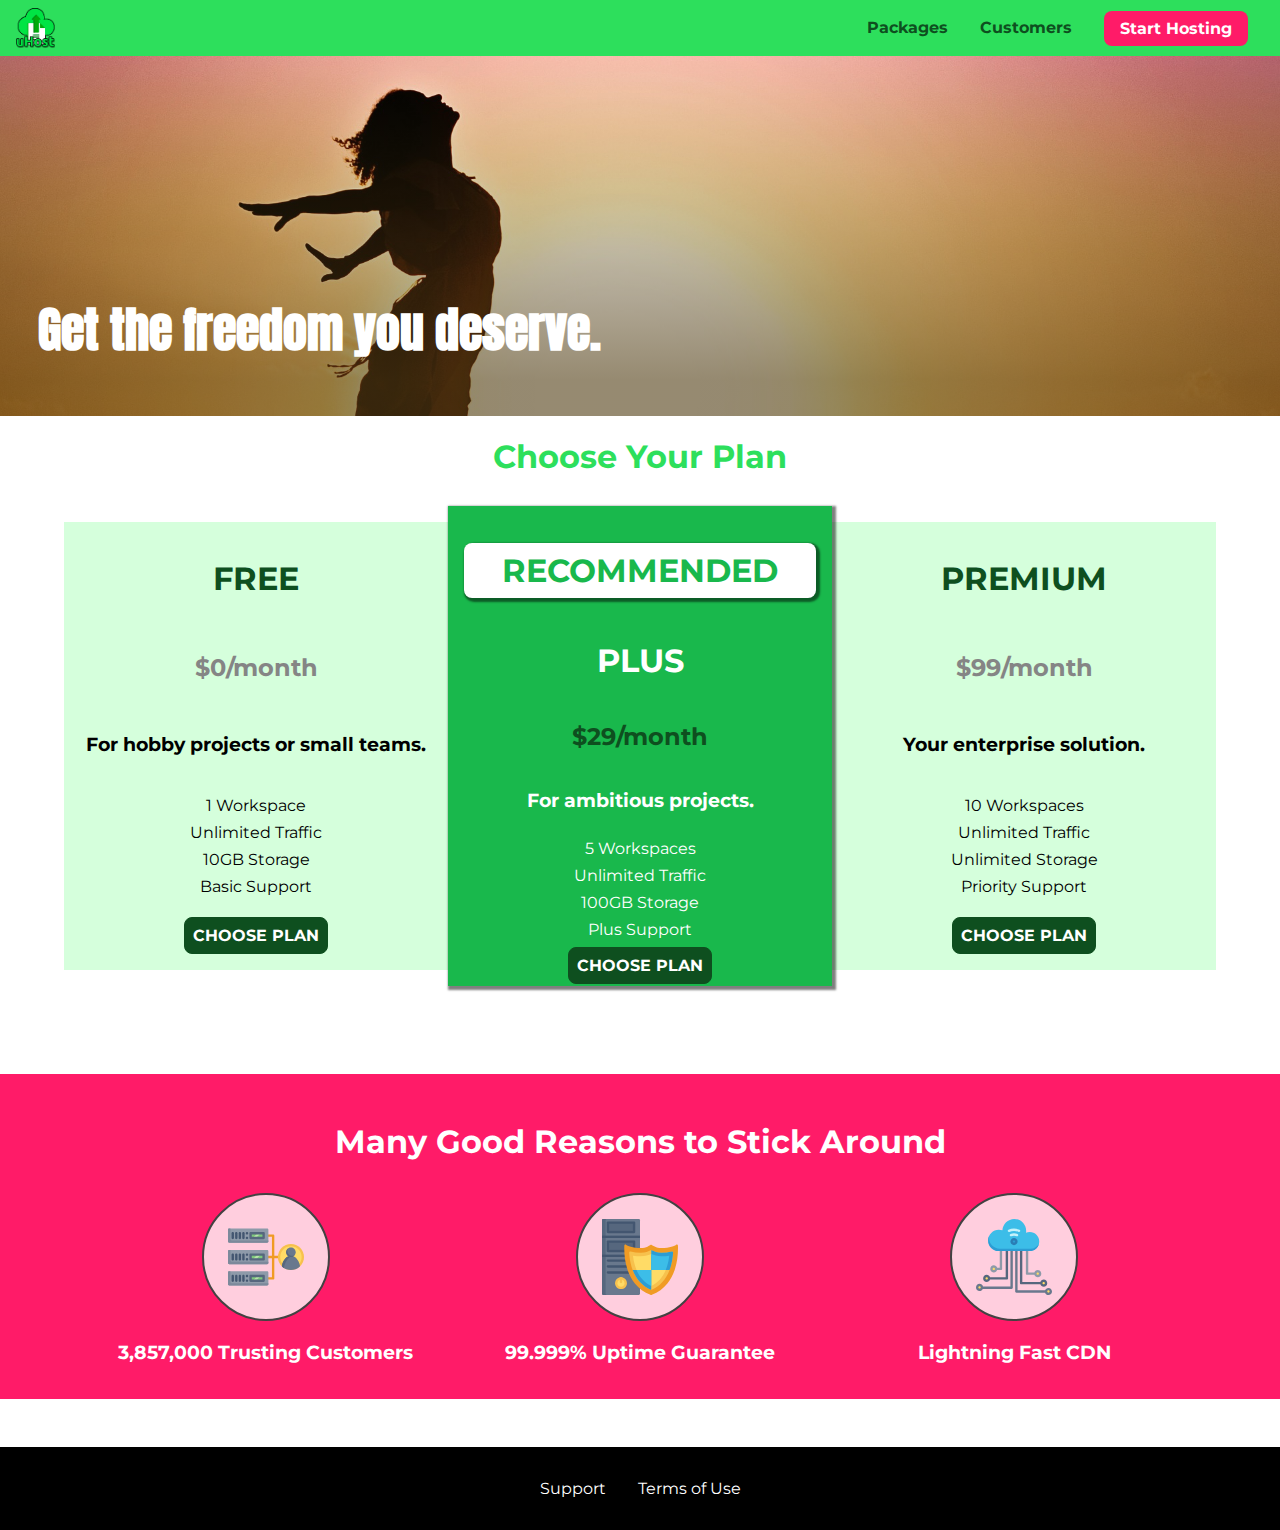
<file: index.html>
<!DOCTYPE html>
<html lang="en">

<head>
    <meta charset="UTF-8">
    <meta http-equiv="X-UA-Compatible" content="ie=edge">
    <meta name="viewport" content="width=device-width, initial-scale=1.0">
    <title>uHost</title>
    <link rel="shortcut icon" href="favicon.png">
    <link rel="stylesheet" href="shared.css">
    <link rel="stylesheet" href="main.css">
</head>

<body>
    <div class="backdrop"></div>
    <div class="modal">
        <h1 class="modal__title">Do you want to continue?</h1>
        <div class="modal__actions">
            <a href="start-hosting/index.html" class="modal__action">Yes!</a>
            <button class="modal__action modal__action--negative" type="button">No!</button>
        </div>
    </div>
    <header class="main-header">
        <div>
            <button class="toggle-button">
                <span class="toggle-button__bar"></span>
                <span class="toggle-button__bar"></span>
                <span class="toggle-button__bar"></span>
            </button>
            <a href="index.html" class="main-header__brand">
                <img src="images/uhost-icon.png" alt="uHost - Your favorite hosting company">
            </a>
        </div>
        <nav class="main-nav">
            <ul class="main-nav__items">
                <li class="main-nav__item">
                    <a href="packages/index.html">Packages</a>
                </li>
                <li class="main-nav__item">
                    <a href="customers/index.html">Customers</a>
                </li>
                <li class="main-nav__item main-nav__item--cta">
                    <a href="start-hosting/index.html">Start Hosting</a>
                </li>
            </ul>
        </nav>
    </header>
    <nav class="mobile-nav">
        <ul class="mobile-nav__items">
            <li class="mobile-nav__item">
                <a href="packages/index.html">Packages</a>
            </li>
            <li class="mobile-nav__item">
                <a href="customers/index.html">Customers</a>
            </li>
            <li class="mobile-nav__item mobile-nav__item--cta">
                <a href="start-hosting/index.html">Start Hosting</a>
            </li>
        </ul>
    </nav>
    <main>
        <section id="product-overview">
            <h1>Get the freedom you deserve.</h1>
        </section>
        <section id="plans">
            <h1 class="section-title">Choose Your Plan</h1>
            <div class="plan__list">
                <article class="plan">
                    <h1 class="plan__title">FREE</h1>
                    <h2 class="plan__price">$0/month</h2>
                    <h3>For hobby projects or small teams.</h3>
                    <ul class="plan__features">
                        <li class="plan__feature">1 Workspace</li>
                        <li class="plan__feature">Unlimited Traffic</li>
                        <li class="plan__feature">10GB Storage</li>
                        <li class="plan__feature">Basic Support</li>
                    </ul>
                    <div>
                        <button class="button">CHOOSE PLAN</button>
                    </div>
                </article>
                <article class="plan plan--highlited">
                    <h1 class="plan__annotation">RECOMMENDED</h1>
                    <h1 class="plan__title">PLUS</h1>
                    <h2 class="plan__price">$29/month</h2>
                    <h3>For ambitious projects.</h3>
                    <ul class="plan__features">
                        <li class="plan__feature">5 Workspaces</li>
                        <li class="plan__feature">Unlimited Traffic</li>
                        <li class="plan__feature">100GB Storage</li>
                        <li class="plan__feature">Plus Support</li>
                    </ul>
                    <div>
                        <button class="button">CHOOSE PLAN</button>
                    </div>
                </article>
                <article class="plan">
                    <h1 class="plan__title">PREMIUM</h1>
                    <h2 class="plan__price">$99/month</h2>
                    <h3>Your enterprise solution.</h3>
                    <ul class="plan__features">
                        <li class="plan__feature">10 Workspaces</li>
                        <li class="plan__feature">Unlimited Traffic</li>
                        <li class="plan__feature">Unlimited Storage</li>
                        <li class="plan__feature">Priority Support</li>
                    </ul>
                    <div>
                        <button class="button">CHOOSE PLAN</button>
                    </div>
                </article>
            </div>
        </section>
        <section id="key-features">
            <h1 class="section-title">Many Good Reasons to Stick Around</h1>
            <ul class="key-feature__list">
                <li class="key-feature">
                    <div class="key-feature__image">
                        <svg viewBox="0 0 512 512">
                            <path style="fill:#F09B24;" d="M344,248h-32V112c0-4.418-3.582-8-8-8h-40c-4.418,0-8,3.582-8,8s3.582,8,8,8h32v128h-32  c-4.418,0-8,3.582-8,8s3.582,8,8,8h32v128h-32c-4.418,0-8,3.582-8,8s3.582,8,8,8h40c4.418,0,8-3.582,8-8V264h32c4.418,0,8-3.582,8-8  S348.418,248,344,248z"
                            />
                            <path style="fill:#8E9AA9;" d="M264,64H8c-4.418,0-8,3.582-8,8v80c0,4.418,3.582,8,8,8h256c4.418,0,8-3.582,8-8V72  C272,67.582,268.418,64,264,64z"
                            />
                            <path style="fill:#7C899B;" d="M24,144c-4.418,0-8-3.582-8-8V64H8c-4.418,0-8,3.582-8,8v80c0,4.418,3.582,8,8,8h256  c4.418,0,8-3.582,8-8v-8H24z"
                            />
                            <rect x="152" y="96" style="fill:#B8E3A8;" width="88" height="32" />
                            <g>
                                <polygon style="fill:#7EC97D;" points="152,96 152,128 166,128 198,96  " />
                                <polygon style="fill:#7EC97D;" points="220,96 188,128 240,128 240,96  " />
                            </g>
                            <path style="fill:#56677E;" d="M240,136h-88c-4.418,0-8-3.582-8-8V96c0-4.418,3.582-8,8-8h88c4.418,0,8,3.582,8,8v32  C248,132.418,244.418,136,240,136z M160,120h72v-16h-72V120z"
                            />
                            <g>
                                <path style="fill:#435670;" d="M32,136c-4.418,0-8-3.582-8-8V96c0-4.418,3.582-8,8-8s8,3.582,8,8v32C40,132.418,36.418,136,32,136z   "
                                />
                                <path style="fill:#435670;" d="M56,136c-4.418,0-8-3.582-8-8V96c0-4.418,3.582-8,8-8s8,3.582,8,8v32C64,132.418,60.418,136,56,136z   "
                                />
                                <path style="fill:#435670;" d="M80,136c-4.418,0-8-3.582-8-8V96c0-4.418,3.582-8,8-8s8,3.582,8,8v32C88,132.418,84.418,136,80,136z   "
                                />
                                <path style="fill:#435670;" d="M104,136c-4.418,0-8-3.582-8-8V96c0-4.418,3.582-8,8-8s8,3.582,8,8v32   C112,132.418,108.418,136,104,136z"
                                />
                                <path style="fill:#435670;" d="M128,105c-4.418,0-8-3.582-8-8v-1c0-4.418,3.582-8,8-8s8,3.582,8,8v1   C136,101.418,132.418,105,128,105z"
                                />
                                <path style="fill:#435670;" d="M128,136c-4.418,0-8-3.582-8-8v-1c0-4.418,3.582-8,8-8s8,3.582,8,8v1   C136,132.418,132.418,136,128,136z"
                                />
                            </g>
                            <path style="fill:#8E9AA9;" d="M264,208H8c-4.418,0-8,3.582-8,8v80c0,4.418,3.582,8,8,8h256c4.418,0,8-3.582,8-8v-80  C272,211.582,268.418,208,264,208z"
                            />
                            <path style="fill:#7C899B;" d="M24,288c-4.418,0-8-3.582-8-8v-72H8c-4.418,0-8,3.582-8,8v80c0,4.418,3.582,8,8,8h256  c4.418,0,8-3.582,8-8v-8H24z"
                            />
                            <rect x="152" y="240" style="fill:#B8E3A8;" width="88" height="32" />
                            <g>
                                <polygon style="fill:#7EC97D;" points="152,240 152,272 166,272 198,240  " />
                                <polygon style="fill:#7EC97D;" points="220,240 188,272 240,272 240,240  " />
                            </g>
                            <path style="fill:#56677E;" d="M240,280h-88c-4.418,0-8-3.582-8-8v-32c0-4.418,3.582-8,8-8h88c4.418,0,8,3.582,8,8v32  C248,276.418,244.418,280,240,280z M160,264h72v-16h-72V264z"
                            />
                            <g>
                                <path style="fill:#435670;" d="M32,280c-4.418,0-8-3.582-8-8v-32c0-4.418,3.582-8,8-8s8,3.582,8,8v32C40,276.418,36.418,280,32,280   z"
                                />
                                <path style="fill:#435670;" d="M56,280c-4.418,0-8-3.582-8-8v-32c0-4.418,3.582-8,8-8s8,3.582,8,8v32C64,276.418,60.418,280,56,280   z"
                                />
                                <path style="fill:#435670;" d="M80,280c-4.418,0-8-3.582-8-8v-32c0-4.418,3.582-8,8-8s8,3.582,8,8v32C88,276.418,84.418,280,80,280   z"
                                />
                                <path style="fill:#435670;" d="M104,280c-4.418,0-8-3.582-8-8v-32c0-4.418,3.582-8,8-8s8,3.582,8,8v32   C112,276.418,108.418,280,104,280z"
                                />
                                <path style="fill:#435670;" d="M128,249c-4.418,0-8-3.582-8-8v-1c0-4.418,3.582-8,8-8s8,3.582,8,8v1   C136,245.418,132.418,249,128,249z"
                                />
                                <path style="fill:#435670;" d="M128,280c-4.418,0-8-3.582-8-8v-1c0-4.418,3.582-8,8-8s8,3.582,8,8v1   C136,276.418,132.418,280,128,280z"
                                />
                            </g>
                            <path style="fill:#8E9AA9;" d="M264,352H8c-4.418,0-8,3.582-8,8v80c0,4.418,3.582,8,8,8h256c4.418,0,8-3.582,8-8v-80  C272,355.582,268.418,352,264,352z"
                            />
                            <path style="fill:#7C899B;" d="M24,432c-4.418,0-8-3.582-8-8v-72H8c-4.418,0-8,3.582-8,8v80c0,4.418,3.582,8,8,8h256  c4.418,0,8-3.582,8-8v-8H24z"
                            />
                            <rect x="152" y="384" style="fill:#B8E3A8;" width="88" height="32" />
                            <g>
                                <polygon style="fill:#7EC97D;" points="152,384 152,416 166,416 198,384  " />
                                <polygon style="fill:#7EC97D;" points="220,384 188,416 240,416 240,384  " />
                            </g>
                            <path style="fill:#56677E;" d="M240,424h-88c-4.418,0-8-3.582-8-8v-32c0-4.418,3.582-8,8-8h88c4.418,0,8,3.582,8,8v32  C248,420.418,244.418,424,240,424z M160,408h72v-16h-72V408z"
                            />
                            <g>
                                <path style="fill:#435670;" d="M32,424c-4.418,0-8-3.582-8-8v-32c0-4.418,3.582-8,8-8s8,3.582,8,8v32C40,420.418,36.418,424,32,424   z"
                                />
                                <path style="fill:#435670;" d="M56,424c-4.418,0-8-3.582-8-8v-32c0-4.418,3.582-8,8-8s8,3.582,8,8v32C64,420.418,60.418,424,56,424   z"
                                />
                                <path style="fill:#435670;" d="M80,424c-4.418,0-8-3.582-8-8v-32c0-4.418,3.582-8,8-8s8,3.582,8,8v32C88,420.418,84.418,424,80,424   z"
                                />
                                <path style="fill:#435670;" d="M104,424c-4.418,0-8-3.582-8-8v-32c0-4.418,3.582-8,8-8s8,3.582,8,8v32   C112,420.418,108.418,424,104,424z"
                                />
                                <path style="fill:#435670;" d="M128,393c-4.418,0-8-3.582-8-8v-1c0-4.418,3.582-8,8-8s8,3.582,8,8v1   C136,389.418,132.418,393,128,393z"
                                />
                                <path style="fill:#435670;" d="M128,424c-4.418,0-8-3.582-8-8v-1c0-4.418,3.582-8,8-8s8,3.582,8,8v1   C136,420.418,132.418,424,128,424z"
                                />
                            </g>
                            <path style="fill:#F7C14D;" d="M424,168c-48.523,0-88,39.477-88,88s39.477,88,88,88s88-39.477,88-88S472.523,168,424,168z" />
                            <path style="fill:#FFDB66;" d="M424,184c-39.701,0-72,32.299-72,72s32.299,72,72,72s72-32.299,72-72S463.701,184,424,184z" />
                            <path style="fill:#69788D;" d="M484.893,314.16C476.393,274.588,451.922,248,424,248s-52.393,26.588-60.893,66.16  c-0.605,2.82,0.354,5.749,2.511,7.664C381.731,336.124,402.465,344,424,344s42.269-7.876,58.381-22.176  C484.539,319.909,485.498,316.98,484.893,314.16z"
                            />
                            <path style="fill:#56677E;" d="M434.053,249.171C430.768,248.403,427.411,248,424,248c-27.922,0-52.393,26.588-60.893,66.16  c-0.605,2.82,0.354,5.749,2.511,7.664c3.383,3.002,6.979,5.703,10.734,8.125C384.904,286.243,407.373,255.378,434.053,249.171z"
                            />
                            <path style="fill:#69788D;" d="M424,192c-17.645,0-32,14.355-32,32s14.355,32,32,32s32-14.355,32-32S441.645,192,424,192z" />
                            <path style="fill:#56677E;" d="M432,248c-17.645,0-32-14.355-32-32c0-6.783,2.128-13.076,5.742-18.258  C397.444,203.53,392,213.138,392,224c0,17.645,14.355,32,32,32c10.862,0,20.471-5.444,26.258-13.742  C445.076,245.872,438.783,248,432,248z"
                            />

                        </svg>
                    </div>
                    <p class="key-feature__description">3,857,000 Trusting Customers</p>
                </li>
                <li class="key-feature">
                    <div class="key-feature__image">
                        <svg viewBox="0 0 512 512">
                            <path style="fill:#69788D;" d="M248,0H8C3.582,0,0,3.582,0,8v496c0,4.418,3.582,8,8,8h240c4.418,0,8-3.582,8-8V8  C256,3.582,252.418,0,248,0z"
                            />
                            <path style="fill:#56677E;" d="M24,504V8c0-4.418,3.582-8,8-8H8C3.582,0,0,3.582,0,8v496c0,4.418,3.582,8,8,8h24  C27.582,512,24,508.418,24,504z"
                            />
                            <g>
                                <rect x="0" y="112" style="fill:#435670;" width="256" height="16" />
                                <rect x="0" y="240" style="fill:#435670;" width="256" height="16" />
                            </g>
                            <path style="fill:#F7C14D;" d="M128,392c-22.056,0-40,17.944-40,40s17.944,40,40,40s40-17.944,40-40S150.056,392,128,392z" />
                            <path style="fill:#FFDB66;" d="M128,408c-13.233,0-24,10.767-24,24s10.767,24,24,24s24-10.767,24-24S141.233,408,128,408z" />
                            <path style="fill:#F7C14D;" d="M128,392c-2.739,0-5.414,0.278-8,0.805V424c0,4.418,3.582,8,8,8c4.418,0,8-3.582,8-8v-31.195  C133.414,392.278,130.739,392,128,392z"
                            />
                            <g>
                                <path style="fill:#435670;" d="M216,288H40c-4.418,0-8-3.582-8-8s3.582-8,8-8h176c4.418,0,8,3.582,8,8S220.418,288,216,288z"
                                />
                                <path style="fill:#435670;" d="M216,328H40c-4.418,0-8-3.582-8-8s3.582-8,8-8h176c4.418,0,8,3.582,8,8S220.418,328,216,328z"
                                />
                                <path style="fill:#435670;" d="M216,368H40c-4.418,0-8-3.582-8-8s3.582-8,8-8h176c4.418,0,8,3.582,8,8S220.418,368,216,368z"
                                />
                                <path style="fill:#435670;" d="M216,16H40c-4.418,0-8,3.582-8,8v64c0,4.418,3.582,8,8,8h176c4.418,0,8-3.582,8-8V24   C224,19.582,220.418,16,216,16z"
                                />
                            </g>
                            <rect x="48" y="32" style="fill:#56677E;" width="160" height="48" />
                            <path style="fill:#435670;" d="M216,144H40c-4.418,0-8,3.582-8,8v64c0,4.418,3.582,8,8,8h176c4.418,0,8-3.582,8-8v-64  C224,147.582,220.418,144,216,144z"
                            />
                            <rect x="48" y="160" style="fill:#56677E;" width="160" height="48" />
                            <path style="fill:#F09B24;" d="M511.747,180.237c-0.194-6.537-8.107-10.107-13.135-5.894c-5.6,4.693-42.904,21.282-98.514,21.282  c-33.45,0-64.625-20.999-64.929-21.206c-2.9-1.991-6.764-1.85-9.512,0.346c-2.677,2.135-27.201,20.86-63.793,20.86  c-55.607,0-92.914-16.589-98.515-21.282c-5.028-4.211-12.941-0.645-13.135,5.894c-1.634,54.834,4.655,105.941,18.693,151.903  c12.096,39.604,29.759,74.047,52.497,102.373c27.538,34.304,62.743,59.882,104.66,76.045c3.069,1.918,6.757,1.921,9.83,0  c41.917-16.163,77.122-41.741,104.66-76.045c22.738-28.326,40.401-62.77,52.497-102.373  C507.092,286.179,513.381,235.071,511.747,180.237z"
                            />
                            <path style="fill:#F7C14D;" d="M476.21,221.226c-1.953-1.631-4.568-2.235-7.036-1.628c-21.686,5.327-44.926,8.028-69.075,8.028  c-25.926,0-49.633-8.975-64.955-16.504c-2.307-1.134-5.016-1.091-7.284,0.116c-14.059,7.477-36.919,16.388-65.994,16.388  c-24.153,0-47.394-2.701-69.075-8.028c-5.155-1.268-10.221,2.966-9.894,8.261c2.077,33.693,7.668,65.635,16.616,94.935  c22.774,74.565,66.139,126.334,128.888,153.868c2.032,0.891,4.397,0.891,6.43,0c61.777-27.107,104.716-78.876,127.62-153.868  c8.948-29.3,14.539-61.241,16.616-94.935C479.224,225.319,478.163,222.856,476.21,221.226z"
                            />
                            <path style="fill:#FFDB66;" d="M331.609,451.727c-52.604-25.289-89.304-70.987-109.144-135.944  c-6.532-21.39-11.162-44.336-13.82-68.447c17.133,2.852,34.952,4.291,53.22,4.291c29.394,0,53.376-7.793,69.978-15.561  c17.44,7.736,41.656,15.561,68.256,15.561c18.267,0,36.085-1.439,53.219-4.291c-2.659,24.112-7.288,47.06-13.82,68.448  C419.545,381.108,383.27,426.805,331.609,451.727z"
                            />
                            <g>
                                <path style="fill:#2C9DD4;" d="M479.066,227.858c0.157-2.539-0.903-5.002-2.856-6.633s-4.568-2.235-7.036-1.628   c-21.686,5.327-44.926,8.028-69.075,8.028c-25.926,0-49.633-8.975-64.955-16.504c-1.057-0.52-2.2-0.78-3.345-0.806l-0.072,133.351   h123.601c2.556-6.746,4.933-13.702,7.123-20.874C471.398,293.493,476.989,261.552,479.066,227.858z"
                                />
                                <path style="fill:#2C9DD4;" d="M206.658,343.667c24.153,63.42,65.028,108.108,121.743,132.995c1.031,0.452,2.147,0.673,3.263,0.666   l0.063-133.661H206.658z"
                                />
                            </g>
                            <g>
                                <path style="fill:#3CBDE8;" d="M439.497,315.783c6.532-21.389,11.161-44.336,13.82-68.448c-17.134,2.852-34.952,4.291-53.219,4.291   c-26.6,0-50.815-7.824-68.256-15.561l-0.116,107.601h97.758C433.179,334.807,436.524,325.518,439.497,315.783z"
                                />
                                <path style="fill:#3CBDE8;" d="M232.523,343.667c21.144,50.298,54.363,86.56,99.087,108.06l0.117-108.06H232.523z" />
                            </g>
                        </svg>
                    </div>
                    <p class="key-feature__description">99.999% Uptime Guarantee</p>
                </li>
                <li class="key-feature">
                    <div class="key-feature__image">
                        <svg viewBox="0 0 512 512">
                            <path style="fill:#8E9AA9;" d="M168,200c-4.418,0-8,3.582-8,8v120h-17.376c-3.302-9.311-12.194-16-22.624-16  c-13.234,0-24,10.767-24,24s10.766,24,24,24c10.429,0,19.321-6.689,22.624-16H168c4.418,0,8-3.582,8-8V208  C176,203.582,172.418,200,168,200z"
                            />
                            <path style="fill:#FFDB66;" d="M120,328c-4.411,0-8,3.589-8,8s3.589,8,8,8s8-3.589,8-8S124.411,328,120,328z" />
                            <path style="fill:#56677E;" d="M208,200c-4.418,0-8,3.582-8,8v184H94.624C91.322,382.689,82.43,376,72,376  c-13.234,0-24,10.767-24,24s10.766,24,24,24c10.429,0,19.321-6.689,22.624-16H208c4.418,0,8-3.582,8-8V208  C216,203.582,212.418,200,208,200z"
                            />
                            <path style="fill:#FFDB66;" d="M72,392c-4.411,0-8,3.589-8,8s3.589,8,8,8s8-3.589,8-8S76.411,392,72,392z" />
                            <path style="fill:#69788D;" d="M240,208c-4.418,0-8,3.582-8,8v239H47.24c-2.671-10.34-12.078-18-23.24-18c-13.234,0-24,10.767-24,24  s10.766,24,24,24c9.666,0,18.009-5.747,21.809-14H240c4.418,0,8-3.582,8-8V216C248,211.582,244.418,208,240,208z"
                            />
                            <path style="fill:#FFDB66;" d="M24,453c-4.411,0-8,3.589-8,8s3.589,8,8,8s8-3.589,8-8S28.411,453,24,453z" />
                            <path style="fill:#69788D;" d="M488,464c-10.429,0-19.321,6.689-22.624,16H280V208c0-4.418-3.582-8-8-8s-8,3.582-8,8v280  c0,4.418,3.582,8,8,8h193.376c3.302,9.311,12.194,16,22.624,16c13.234,0,24-10.767,24-24S501.234,464,488,464z"
                            />
                            <path style="fill:#FFDB66;" d="M488,480c-4.411,0-8,3.589-8,8s3.589,8,8,8s8-3.589,8-8S492.411,480,488,480z" />
                            <path style="fill:#56677E;" d="M456,408c-10.429,0-19.321,6.689-22.624,16H312V208c0-4.418-3.582-8-8-8s-8,3.582-8,8v224  c0,4.418,3.582,8,8,8h129.376c3.302,9.311,12.194,16,22.624,16c13.234,0,24-10.767,24-24S469.234,408,456,408z"
                            />
                            <path style="fill:#FFDB66;" d="M456,424c-4.411,0-8,3.589-8,8s3.589,8,8,8s8-3.589,8-8S460.411,424,456,424z" />
                            <path style="fill:#8E9AA9;" d="M416,344c-10.429,0-19.321,6.689-22.624,16H352V208c0-4.418-3.582-8-8-8s-8,3.582-8,8v160  c0,4.418,3.582,8,8,8h49.376c3.302,9.311,12.194,16,22.624,16c13.234,0,24-10.767,24-24S429.234,344,416,344z"
                            />
                            <path style="fill:#FFDB66;" d="M416,360c-4.411,0-8,3.589-8,8s3.589,8,8,8s8-3.589,8-8S420.411,360,416,360z" />
                            <path style="fill:#3CBDE8;" d="M362,88c-8.741,0-17.231,1.751-25.06,5.085C337.646,88.797,338,84.43,338,80  c0-44.112-35.888-80-80-80c-42.823,0-77.895,33.816-79.909,76.149C170.393,73.415,162.244,72,154,72c-39.701,0-72,32.299-72,72  s32.299,72,72,72h208c35.29,0,64-28.71,64-64S397.29,88,362,88z"
                            />
                            <path style="fill:#2C9DD4;" d="M368,200H160c-39.701,0-72-32.299-72-72c0-5.863,0.721-11.559,2.05-17.019  C84.918,120.88,82,132.102,82,144c0,39.701,32.299,72,72,72h208c30.389,0,55.88-21.296,62.379-49.743  C413.565,186.327,392.352,200,368,200z"
                            />
                            <path style="fill:#2A7DB5;" d="M256,128c-13.234,0-24,10.767-24,24s10.766,24,24,24c13.233,0,24-10.767,24-24S269.233,128,256,128z"
                            />
                            <path style="fill:#2C9DD4;" d="M256,144c-4.411,0-8,3.589-8,8s3.589,8,8,8c4.411,0,8-3.589,8-8S260.411,144,256,144z" />
                            <g>
                                <path style="fill:#C5F1FA;" d="M221.755,87.695c-2.994,0-5.864-1.688-7.233-4.572c-1.894-3.991-0.194-8.763,3.798-10.657   C230.157,66.849,242.834,64,256,64c13.166,0,25.844,2.849,37.68,8.466c3.992,1.895,5.692,6.666,3.798,10.657   s-6.666,5.692-10.657,3.798C277.144,82.328,266.774,80,256,80c-10.774,0-21.144,2.328-30.821,6.921   C224.072,87.446,222.904,87.695,221.755,87.695z"
                                />
                                <path style="fill:#C5F1FA;" d="M276.545,116.618c-1.148,0-2.316-0.249-3.424-0.774C267.745,113.293,261.985,112,256,112   c-5.985,0-11.745,1.293-17.121,3.844c-3.991,1.895-8.763,0.192-10.657-3.798c-1.894-3.992-0.193-8.764,3.798-10.657   C239.557,97.813,247.625,96,256,96c8.376,0,16.444,1.813,23.98,5.389c3.991,1.894,5.692,6.665,3.798,10.657   C282.41,114.93,279.539,116.618,276.545,116.618z"
                                />
                            </g>

                        </svg>
                    </div>
                    <p class="key-feature__description">Lightning Fast CDN</p>
                </li>
            </ul>
        </section>
    </main>
    <footer class="main-footer">
        <nav>
            <ul class="main-footer__links">
                <li class="main-footer__link">
                    <a href="#">Support</a>
                </li>
                <li class="main-footer__link">
                    <a href="#">Terms of Use</a>
                </li>
            </ul>
        </nav>
    </footer>
    <script src="shared.js"></script>
</body>

</html>
</file>
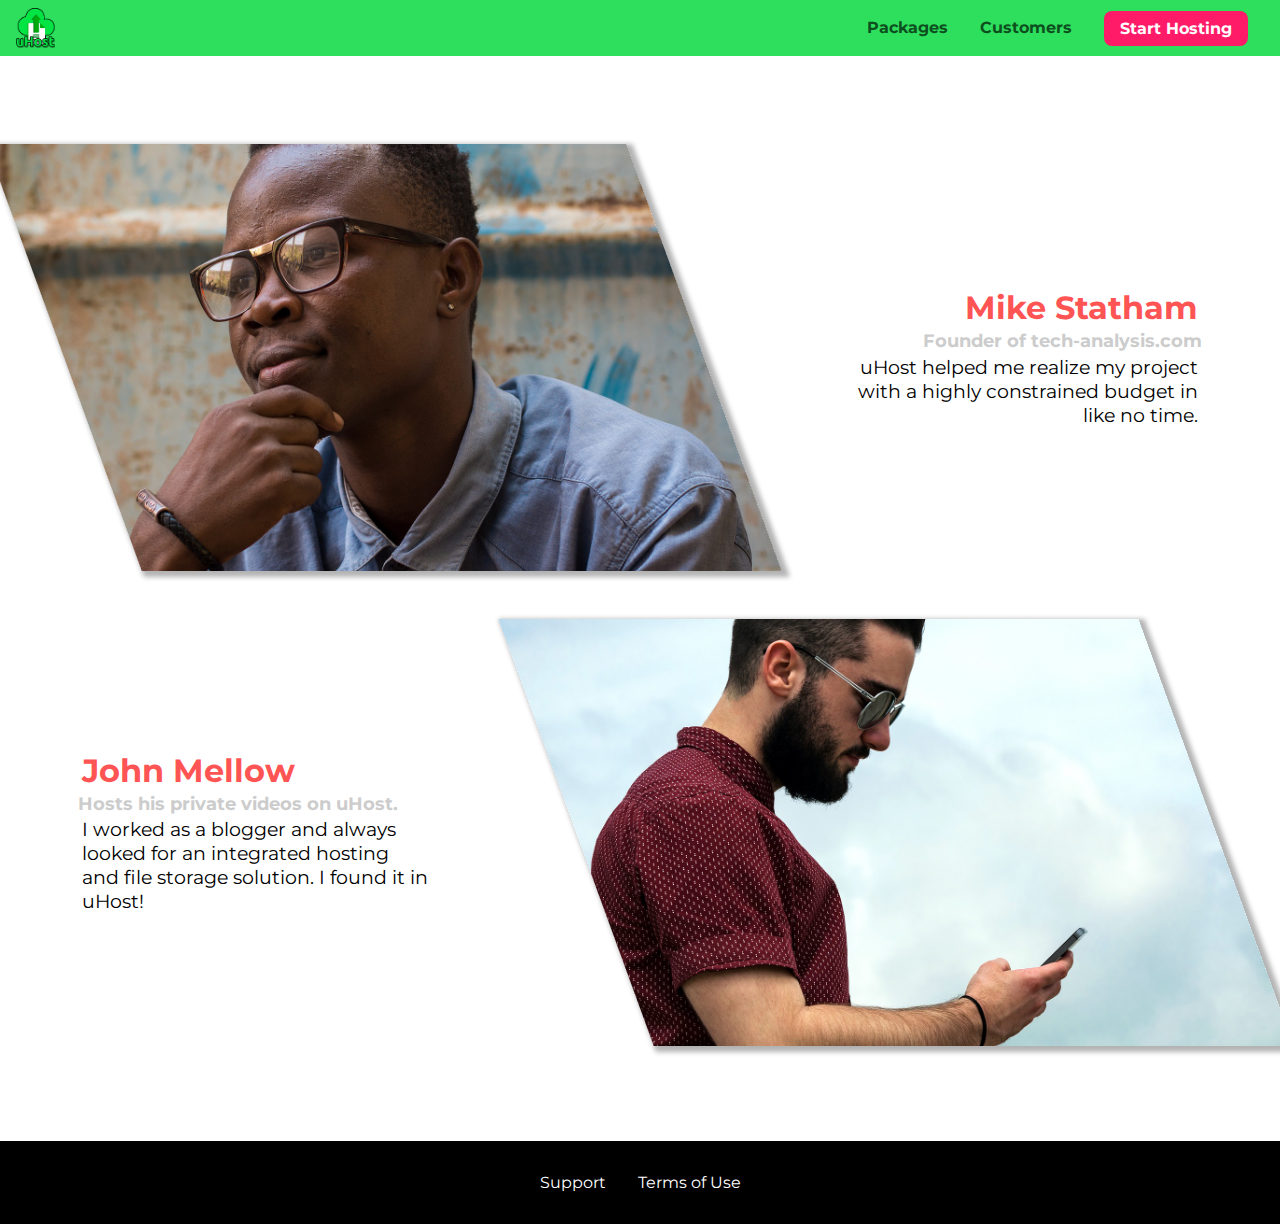
<file: customers/index.html>
<!DOCTYPE html>
<html lang="en">

<head>
    <meta charset="UTF-8">
    <meta name="viewport" content="width=device-width, initial-scale=1.0">
    <meta http-equiv="X-UA-Compatible" content="ie=edge">
    <title>uHost Customers</title>
    <link rel="shortcut icon" href="../favicon.png">
    <link rel="stylesheet" href="../shared.css">
    <link rel="stylesheet" href="customers.css">
</head>

<body>
    <div class="backdrop"></div>
    <header class="main-header">
        <div>
            <button class="toggle-button">
                <span class="toggle-button__bar"></span>
                <span class="toggle-button__bar"></span>
                <span class="toggle-button__bar"></span>
            </button>
            <a href="../index.html" class="main-header__brand">
                <img src="../images/uhost-icon.png" alt="uHost - Your favorite hosting company">
            </a>
        </div>
        <nav class="main-nav">
            <ul class="main-nav__items">
                <li class="main-nav__item">
                    <a href="../packages/index.html">Packages</a>
                </li>
                <li class="main-nav__item">
                    <a href="index.html">Customers</a>
                </li>
                <li class="main-nav__item main-nav__item--cta">
                    <a href="../start-hosting/index.html">Start Hosting</a>
                </li>
            </ul>
        </nav>
    </header>
    <nav class="mobile-nav">
        <ul class="mobile-nav__items">
            <li class="mobile-nav__item">
                <a href="index.html">Packages</a>
            </li>
            <li class="mobile-nav__item">
                <a href="../customers/index.html">Customers</a>
            </li>
            <li class="mobile-nav__item mobile-nav__item--cta">
                <a href="../start-hosting/index.html">Start Hosting</a>
            </li>
        </ul>
    </nav>
    <main>
        <div>
            <div class="testimonial" id="customer-1">
                <div class="testimonial__image-container">
                    <img src="../images/customer-1.jpg" alt="Mike Statham - Customer" class="testimonial__image">
                </div>
                <div class="testimonial__info">
                    <h1 class="testimonial__name">Mike Statham</h1>
                    <h2 class="testimonial__subtitle">Founder of
                        <a href="tech-analysis.com">tech-analysis.com</a>
                    </h2>
                    <p class="testimonial__text">uHost helped me realize my project with a highly constrained budget in like no time.</p>
                </div>
            </div>
            <div class="testimonial" id="customer-2">

                <div class="testimonial__info">
                    <h1 class="testimonial__name">John Mellow</h1>
                    <h2 class="testimonial__subtitle">Hosts his private videos on uHost.
                    </h2>
                    <p class="testimonial__text">I worked as a blogger and always looked for an integrated hosting and file storage solution. I found
                        it in uHost!
                    </p>
                </div>
                <div class="testimonial__image-container">
                    <img src="../images/customer-2.jpg" alt="John Mellow - Customer" class="testimonial__image">
                </div>
            </div>
        </div>
    </main>
    <footer class="main-footer">
        <nav>
            <ul class="main-footer__links">
                <li class="main-footer__link">
                    <a href="#">Support</a>
                </li>
                <li class="main-footer__link">
                    <a href="#">Terms of Use</a>
                </li>
            </ul>
        </nav>
    </footer>
    <script src="../shared.js"></script>
</body>

</html>
</file>
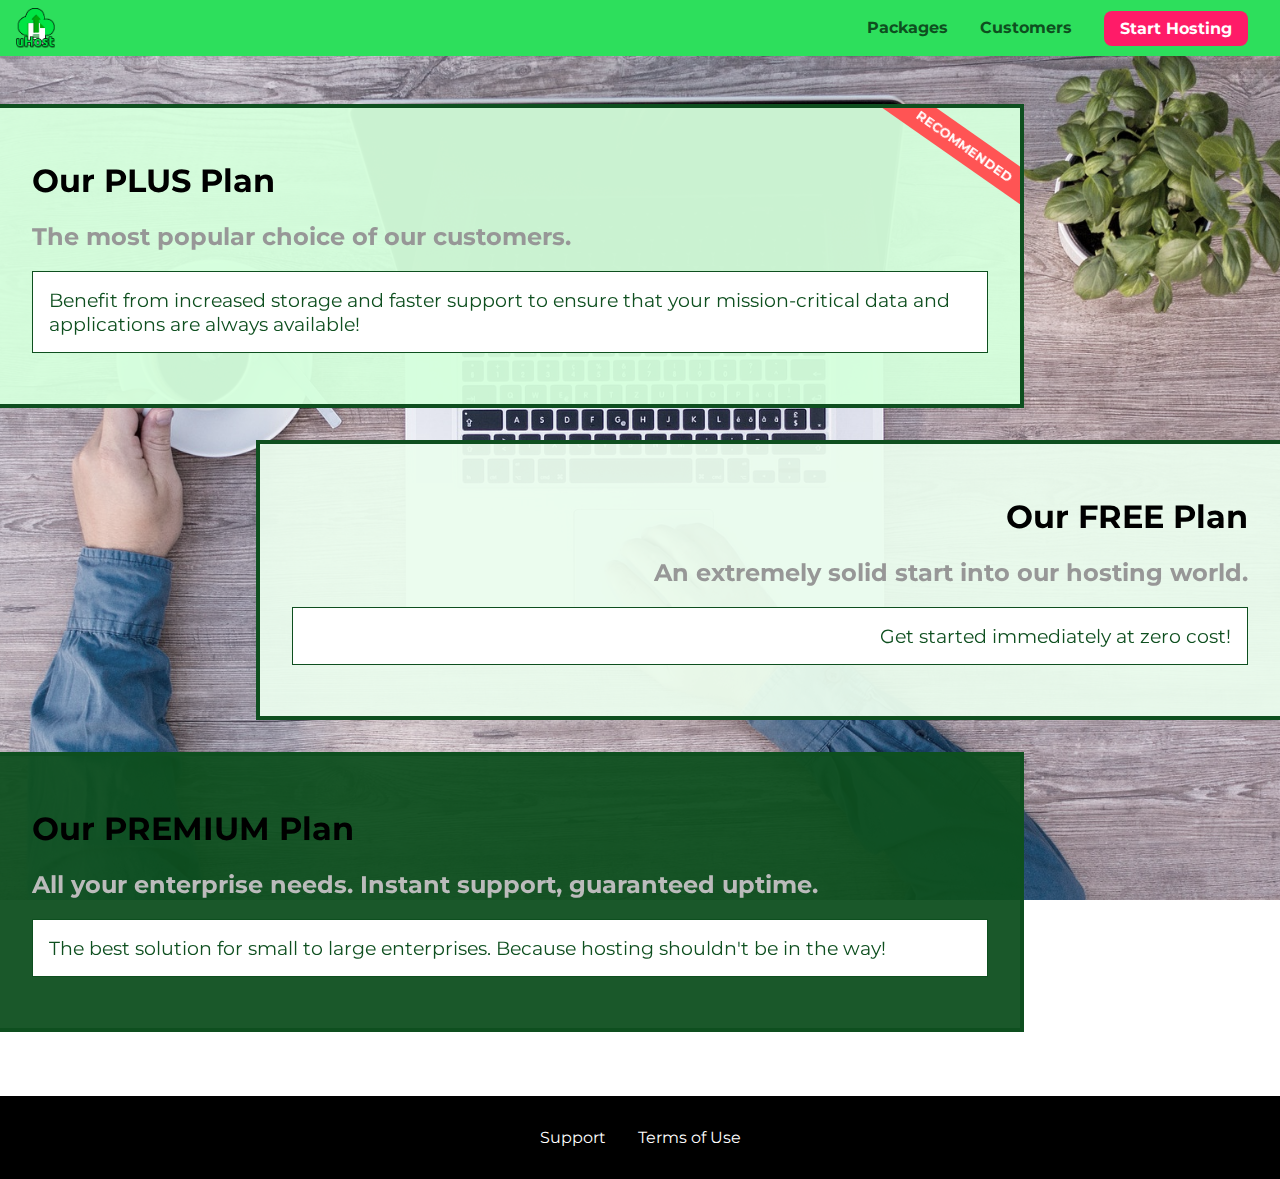
<file: packages/index.html>
<!DOCTYPE html>
<html lang="en">

<head>
    <meta charset="UTF-8">
    <meta http-equiv="X-UA-Compatible" content="ie=edge">
    <meta name="viewport" content="width=device-width, initial-scale=1.0">
    <title>uHost</title>
    <link rel="shortcut icon" href="../favicon.png">
    <link rel="stylesheet" href="../shared.css">
    <link rel="stylesheet" href="packages.css">
</head>

<body>
    <div class="backdrop"></div>
    <div class="background"></div>
    <header class="main-header">
        <div>
            <button class="toggle-button">
                <span class="toggle-button__bar"></span>
                <span class="toggle-button__bar"></span>
                <span class="toggle-button__bar"></span>
            </button>
            <a href="../index.html" class="main-header__brand">
                <img src="../images/uhost-icon.png" alt="uHost - Your favorite hosting company">
            </a>
        </div>
        <nav class="main-nav">
            <ul class="main-nav__items">
                <li class="main-nav__item">
                    <a href="index.html">Packages</a>
                </li>
                <li class="main-nav__item">
                    <a href="../customers/index.html">Customers</a>
                </li>
                <li class="main-nav__item main-nav__item--cta">
                    <a href="../start-hosting/index.html">Start Hosting</a>
                </li>
            </ul>
        </nav>
    </header>
    <nav class="mobile-nav">
        <ul class="mobile-nav__items">
            <li class="mobile-nav__item">
                <a href="index.html">Packages</a>
            </li>
            <li class="mobile-nav__item">
                <a href="../customers/index.html">Customers</a>
            </li>
            <li class="mobile-nav__item mobile-nav__item--cta">
                <a href="../start-hosting/index.html">Start Hosting</a>
            </li>
        </ul>
    </nav>
    <main>
        <section class="package" id="plus">
            <a href="#">
                <h1 class="package__title">Our PLUS Plan</h1>
                <h2 class="package__badge">RECOMMENDED</h2>
                <h2 class="package__subtitle">The most popular choice of our customers.</h2>
                <p class="package__info">Benefit from increased storage and faster support to ensure that your mission-critical data and applications
                    are always available!</p>
            </a>
        </section>
        <section class="package" id="free">
            <a href="#">
                <h1 class="package__title">Our FREE Plan</h1>
                <h2 class="package__subtitle">An extremely solid start into our hosting world.</h2>
                <p class="package__info">Get started immediately at zero cost!</p>
            </a>
        </section>
        <div class="clearfix"></div>
        <section class="package" id="premium">
            <a href="#">
                <h1 class="package__title">Our PREMIUM Plan</h1>
                <h2 class="package__subtitle">All your enterprise needs. Instant support, guaranteed uptime. </h2>
                <p class="package__info">The best solution for small to large enterprises. Because hosting shouldn't be in the way!</p>
            </a>
        </section>
    </main>
    <footer class="main-footer">
        <nav>
            <ul class="main-footer__links">
                <li class="main-footer__link">
                    <a href="#">Support</a>
                </li>
                <li class="main-footer__link">
                    <a href="#">Terms of Use</a>
                </li>
            </ul>
        </nav>
    </footer>
    <script src="../shared.js"></script>
</body>

</html>
</file>
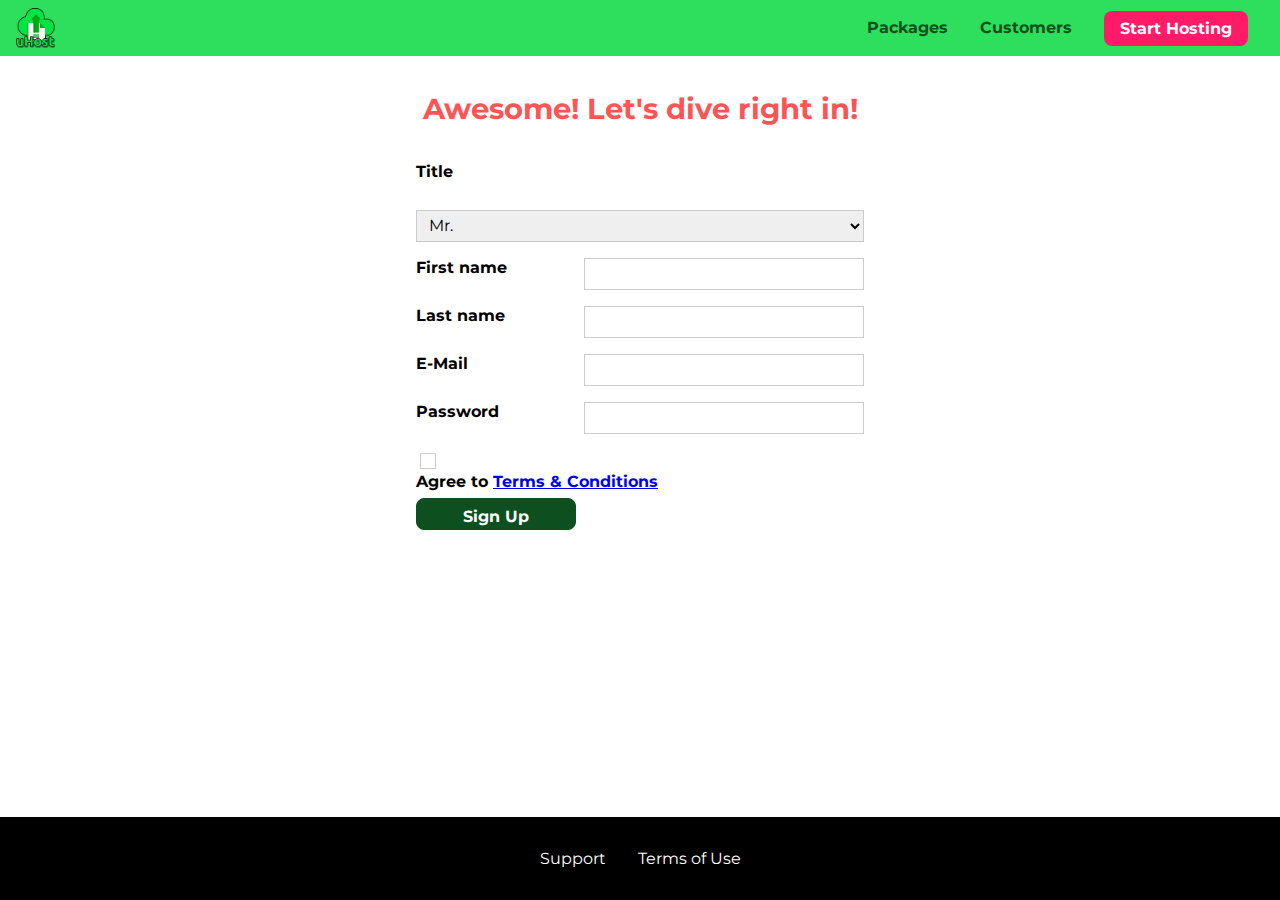
<file: start-hosting/index.html>
<!DOCTYPE html>
<html lang="en">

<head>
    <meta charset="UTF-8">
    <meta name="viewport" content="width=device-width, initial-scale=1.0">
    <meta http-equiv="X-UA-Compatible" content="ie=edge">
    <title>uHost Signup</title>
    <link rel="shortcut icon" href="../favicon.png">
    <link rel="stylesheet" href="../shared.css">
    <link rel="stylesheet" href="start-hosting.css">
</head>

<body>
    <div class="backdrop"></div>
    <header class="main-header">
        <div>
            <button class="toggle-button">
                <span class="toggle-button__bar"></span>
                <span class="toggle-button__bar"></span>
                <span class="toggle-button__bar"></span>
            </button>
            <a href="../index.html" class="main-header__brand">
                <img src="../images/uhost-icon.png" alt="uHost - Your favorite hosting company">
            </a>
        </div>
        <nav class="main-nav">
            <ul class="main-nav__items">
                <li class="main-nav__item">
                    <a href="../packages/index.html">Packages</a>
                </li>
                <li class="main-nav__item">
                    <a href="../customers/index.html">Customers</a>
                </li>
                <li class="main-nav__item main-nav__item--cta">
                    <a href="index.html">Start Hosting</a>
                </li>
            </ul>
        </nav>
    </header>
    <nav class="mobile-nav">
        <ul class="mobile-nav__items">
            <li class="mobile-nav__item">
                <a href="../packages/index.html">Packages</a>
            </li>
            <li class="mobile-nav__item">
                <a href="../customers/index.html">Customers</a>
            </li>
            <li class="mobile-nav__item mobile-nav__item--cta">
                <a href="index.html">Start Hosting</a>
            </li>
        </ul>
    </nav>
    <main class="signup-page">
        <h1 class="signup-title">Awesome! Let's dive right in!</h1>
        <form action="index.html" class="signup-form">
            <label for="title">Title</label>
            <select id="title">
                <option value="mr">Mr.</option>
                <option value="ms">Ms.</option>
            </select>
            <label for="first-name">First name</label>
            <input type="text" id="first-name">
            <label for="last-name">Last name</label>
            <input type="text" id="last-name">
            <label for="email">E-Mail</label>
            <input type="email" id="email">
            <label for="password">Password</label>
            <input type="password" id="password">
            <div class="signup-form__checkbox">
                <input type="checkbox" id="agree-terms">
            <label for="agree-terms">Agree to
                <a href="#">Terms &amp; Conditions</a>
            </label>
            </div>
            <button type="submit" class="button">Sign Up</button>
        </form>
    </main>
    <footer class="main-footer">
        <nav>
            <ul class="main-footer__links">
                <li class="main-footer__link">
                    <a href="#">Support</a>
                </li>
                <li class="main-footer__link">
                    <a href="#">Terms of Use</a>
                </li>
            </ul>
        </nav>
    </footer>
    <script src="../shared.js"></script>
</body>

</html>
</file>
<file: shared.css>
@import url('https://fonts.googleapis.com/css?family=Roboto:100i,400,900');
@import url('https://fonts.googleapis.com/css?family=Anton');
@import url('https://fonts.googleapis.com/css?family=Montserrat:400,700');

:root {
    --dark-green: #0e4f1f;
    --highlight-color: #ff1b68;
}


* {
    box-sizing: border-box;
}

html {
    height: 100%;
}

body {
    font-family: 'Montserrat', sans-serif;
    margin: 0;
    padding-top: 3.5rem;
}

@supports (display: grid) {
    body {
        display: grid;
        grid-template-rows: 3.5rem auto fit-content(8rem);
        padding-top: 0;
        height: 100%;
    }
}

main {
    grid-row: 2 / 3;
}

body::-webkit-scrollbar {
    width: 0
}

.backdrop {
    display: none;
    position: fixed;
    opacity: 0;
    top: 0;
    left: 0;
    z-index: 100;
    width: 100vw;
    height: 100vh;
    background: rgba(0, 0, 0, 0.5);
    transition: opacity 0.2s linear;
}

.main-header {
    width: 100%;
    position: fixed;
    top: 0;
    background: #2ddf5c;
    padding: 0.5rem 1rem;
    z-index: 60;
    display: -webkit-box;
    display: -ms-flexbox;
    display: -webkit-flex;
    display: flex;
    align-items: center;
    justify-content: space-between;
}


.toggle-button {
    width: 3rem;
    background: transparent;
    border: none;
    cursor: pointer;
    padding-top: 0;
    padding-bottom: 0;
    vertical-align: middle;
  }
  
  .toggle-button:focus {
    outline: none;
  }
  
  .toggle-button__bar {
    width: 100%;
    height: 0.2rem;
    background: black;
    display: block;
    margin: 0.6rem 0;
  }
  

.main-header__brand {
    color: var(--dark-green);
    text-decoration: none;
    font-weight: bold;
}

.main-header__brand img {
    height: 2.5rem;
    vertical-align: middle;
}

.main-nav {
    display: none;
}

.main-nav__items {
    margin: 0;
    padding: 0;
    list-style: none;
    display: flex;
}

.main-nav__item {
    margin: 0 1rem;
}

.main-nav__item a,
.mobile-nav__item a {
    text-decoration: none;
    color: #0e4f1f;
    font-weight: bold;
    padding: 0.2rem 0;
}

.main-nav__item a:hover,
.main-nav__item a:active {
    color: white;
    border-bottom: 5px solid white;
}

.main-nav__item--cta {
    animation: wiggle 400ms 3s 8 ease-out none;
}


.main-nav__item--cta a,
.mobile-nav__item--cta a {
    color: white;
    background: var(--highlight-color);
    padding: 0.5rem 1rem;
    border-radius: 8px;
}

.main-nav__item--cta a:hover,
.main-nav__item--cta a:active,
.mobile-nav__item--cta a:hover,
.mobile-nav__item--cta a:active {
    color: var(--highlight-color);
    background: white;
    border: none;
}

@media (min-width: 40rem){
    .toggle-button {
        display: none;
    }

    .main-nav {
        display: flex;
    }
}

.main-footer {
    background: black;
    padding: 2rem;
    margin-top: 3rem;
    grid-row: 3 / 4;
}

.main-footer__links {
    list-style-type: none;
    margin: 0;
    padding: 0;
    display: flex;
    flex-direction: column;
    align-items: center;
}

.main-footer__link {
    margin: 0.5rem 0;
}

.main-footer__link a{
    color: white;
    text-decoration: none;
} 

.main-footer__link a:hover,
.main-footer__link a:active {
    color: #ccc;
}

.mobile-nav {
    position: fixed;
    transform: translateX(-100%);
    transition: transform 300ms ease-out;
    z-index: 101;
    top: 0;
    left: 0;
    background: white;
    width: 80%;
    height: 100vh;
  }
  
  .mobile-nav__items {
    width: 90%;
    height: 100%;
    list-style: none;
    margin: 0 auto;
    padding: 0;
    display: flex;
    flex-direction: column;
    align-items: center;
    justify-content: center;
  }
  
  .mobile-nav__item {
    margin: 1rem 0;
  }
  
  .mobile-nav__item a {
    font-size: 1.5rem;
  }

.button {
    background: var(--dark-green, #0e4f1f);
    color: white;
    font: inherit;
    border: 1.5px solid var(--dark-green);
    padding: 0.5rem;
    border-radius: 8px;
    font-weight: bold;
    cursor: pointer;
}

.button:hover,
.button:active {
    background: white;
    color: var(--dark-green);
}

.button:focus {
    outline: none;
}

.button[disabled] {
    cursor: not-allowed;
    border: #a1a1a1;
    background: #ccc;
    color: #a1a1a1;
}

.open {
    display: block !important;
    opacity: 1 !important;
    transform: translateY(0) !important;
}

@media (min-width: 40rem){
    .main-footer__link {
        margin: 0 1rem;
    }

    .main-footer__links {
        list-style-type: none;
        margin: 0;
        padding: 0;
        display: flex;
        flex-direction: row;
        justify-content: center;
    }
}

@keyframes wiggle {
    0% {
        transform: rotateZ(0);
    }
    50% {
        transform: rotateZ(-10deg);
    }
    100% {
        transform: rotateZ(10deg);
    }
}
</file>
<file: main.css>
#product-overview {
    background: linear-gradient(to top, rgba(80,60,18, 0.6) 10%, transparent), 
    url("images/freedom.jpg") center/cover no-repeat border-box, #ff1b68;
    width: 100vw;
    height: 33vh;
    position: relative;  
}


#product-overview h1 {
    color: white;
    font-family: 'Anton', sans-serif;
    position: absolute;
    bottom: 5%;
    left: 3%;
    font-size: 1.6rem;
}

@media (min-width: 40rem) and (min-height: 40rem){
    #product-overview {
        height: 40vh;
        background-position: 50% 25%;
    }

    #product-overview h1 {
        font-size: 3rem;
    }
}

.section-title {
    color: #2ddf5c;
    text-align: center;
}


.plan {
    background: #d5ffdc;
    text-align: center;
    padding: 1rem;
    margin: 0.5rem 0;
    width: 100%;
}

.plan--highlited {
    background: #19b84c;
    color: white;
}

.plan__annotation {
    background: white;
    color: #19b84c;
    padding: 0.5rem;
    box-shadow: 2px 2px 2px 2px rgba(0, 0, 0, 0.5);
    border-radius: 8px;
}

.plan__title {
    color: #0e4f1f;
}

.plan__price {
    color: #858585;
}

.plan--highlited .plan__title {
    color: white;
}

.plan--highlited .plan__price {
    color: #0e4f1f;
}

.plan__features {
    list-style: none;
    margin: 0;
    padding: 0;
}

.plan__feature {
    margin: 0.5rem 0;
}

@media (min-width: 40rem){
    .plan__list {
        width: 100%;
        display: flex;
        justify-content: center;
        align-items: center;
    }

    .plan {
        display: flex;
        flex-direction: column;
        justify-content: space-between;
        width: 30%;
        min-width: 13rem;
        max-width: 25rem;
        height: 28rem;
    }

    .plan--highlited {
        box-shadow: 2px 2px 2px 2px rgba(0, 0, 0, 0.5);
        z-index: 50;
        height: 30rem;
    }
}

#key-features {
    background: #ff1b68;
    margin-top: 5rem;
    padding: 1rem;
}

#key-features .section-title {
    color: white;
    margin: 2rem;
}

.key-feature__list{
    list-style-type: none;
    margin: 0;
    padding: 0;
    text-align: center;
}

.key-feature__image {
    background: #ffcede;
    width: 128px;
    height: 128px;
    border: 2px solid #424242;
    border-radius: 50%;
    margin: auto;
    padding: 1.5rem;
}

.key-feature__description {
    text-align: center;
    font-weight: bold;
    color: white;
    font-size: 1.2rem;
}

@media (min-width: 40rem){
    .key-feature__list {
        display: flex;
        justify-content: center;
    }


    .key-feature {
        width: 30%;
        max-width: 25rem;
    }
}


.modal {
    position: fixed;
    opacity: 0;
    transform: translateY(-3rem);
    transition: opacity 200ms ease-out, transform 500ms cubic-bezier(0.55, 0.055, 0.675, 0.19);
    z-index: 200;
    top: 20%;
    left: 30%;
    width: 40%;
    background: white;
    padding: 1rem;
    border: 1px solid #ccc;
    box-shadow: 1px 1px 1px rgba(0, 0, 0, 0.5);
  }
  
  .modal__title {
    text-align: center;
    margin: 0 0 1rem 0;
  }
  
  .modal__actions {
    text-align: center;
  }
  
  .modal__action {
    border: 1px solid #0e4f1f;
    background: #0e4f1f;
    text-decoration: none;
    color: white;
    font: inherit;
    padding: 0.5rem 1rem;
    cursor: pointer;
  }
  
  .modal__action:hover,
  .modal__action:active {
    background: #2ddf5c;
    border-color: #2ddf5c;
  }
  
  .modal__action--negative {
    background: red;
    border-color: red;
  }
  
  .modal__action--negative:hover,
  .modal__action--negative:active {
    background: #ff5454;
    border-color: #ff5454;
  }
</file>
<file: customers/customers.css>
main {
  padding-top: 2.5rem;
}

.testimonial {
    font-size: 1.2rem;
  }
  
  /*.testimonial__list {
    width: 80%;
    margin: auto;
  }*/
  

  .testimonial__image-container {
    width: 60%;
    max-width: 40rem;
    box-shadow: 3px 3px 5px 3px rgba(0, 0, 0, 0.3);
    transform: skew(20deg);
    overflow: hidden;
  }

  #customer-1:hover .testimonial__image-container {
    animation: flip-customer 1s ease-out forwards;
    /* animation: name duration timing-function delay iteration-count direction fill-mode; */
  }

  #customer-2:hover .testimonial__image-container {
    animation: flip-customer 1s ease-out forwards;
  }

  .testimonial__image {
    width: 100%;
    vertical-align: top;
    transform: skew(-20deg) scale(1.4);

  }
  
  .testimonial__info {
    text-align: right;
    padding: 0.9rem;
  }
  
  #customer-2.testimonial {
    text-align: right;
  }
  
  #customer-2 .testimonial__info {
    text-align: left;
  }
  
  .testimonial__name {
    margin: 0.2rem;
    color: #ff5454;
    font-size: 2rem;
  }
  
  .testimonial__subtitle {
    margin: 0;
    font-size: 1.1rem;
    color: #ccc;
  }
  
  .testimonial__subtitle a {
    color: inherit;
    text-decoration: none;
  }
  
  .testimonial__subtitle a:hover,
  .testimonial__subtitle a:active {
    color: #7a7a7a;
  }
  
  .testimonial__text {
    margin: 0.2rem;
  }

  @media (min-width: 40rem){
    .testimonial {
      margin: 3rem auto;
      max-width: 1500px;
      display: flex;
      align-items: center;
      justify-content: space-around;
    }

    .testimonial__image-container {
      width: 66%;
    }

    .testimonial__info {
      width: 30%;
    }
  }

  @keyframes flip-customer {
    0% {
      transform: rotateY(0) skew(20deg);
    }

    50% {
      transform: rotateY(160deg) skew(20deg);
    }

    100% {
      transform: rotateY(360deg) skew(20deg);
    }
  }
</file>
<file: packages/packages.css>
@font-face {
    font-family: "AnonymousPro";
    src: url("anonymousPro-Regular.ttf") format("truetype");
}

@font-face {
    font-family: "AnonymousPro";
    src: url("anonymousPro-Bold.ttf") format("truetype");
    font-weight: 700;
}

main {
    padding-top: 2rem;
}

.background {
    background: url("../images/plans-background.jpg") center/cover;
    filter: grayscale(40%);
    width: 100vw;
    height: 100vh;
    position: fixed;
    z-index: -1;
}

.package {
    width: 80%;
    margin: 1rem 0;
    border: 4px solid #0e4f1f;
    border-left: none;
    position: relative;
    overflow: hidden;
}

.package:hover,
.package:active {
    box-shadow: 2px 2px 4px rgba(0, 0, 0, 0.5);
    border-color: #ff5454;
    animation: push-up 1s ease-out forwards;
}

.package a {
    text-decoration: none;
    color: inherit;
    display: block;
    padding: 2rem;
}

.package__badge {
    position: absolute;
    top: 0;
    right: 0;
    margin: 1.2rem;
    font-size: 0.8rem;
    color: white;
    background: #ff5454;
    padding: 0.5rem;
    transform: rotateZ(35deg) translateX(4rem) translateY(-2.5rem);
    width: 14rem;
    text-align: center;
}

.package__subtitle {
    color:#979797;
}

.package__info {
    padding: 1rem;
    border: 1px solid#0e4f1f;
    font-size: 20px;
    color: #0e4f1f;
    background: white;
    font-size: 1.2rem;
    /*font shorthand: font-style font-variant font-weight font-size/line-height font-family */
}

.clearfix {
    clear: both;
}

#plus {
    background: rgba(213, 255, 220, 0.95);
}

#free {
    background: rgba(234, 252, 237, 0.95);
    float: right;
    border-right: none;
    border-left: 4px solid #0e4f1f;
    text-align: right;
}

#free:hover,
#free:active {
    border-left-color: #ff5454;
}

#premium {
    background: rgba(14, 79, 31, 0.95);
}

#premium .premium__title {
    color: white;
}

#premium .package__subtitle {
    color: #bbb;
}

@media (min-width: 40rem){
    main {
      max-width: 1500px;
      margin-left: auto;
      margin-left: auto;
    }

}

@media (min-width: 1500px){
    .package {
      border-left: 4px solid #0e4f1f;
    }

    #free {
        border-right: 4px solid #0e4f1f;
    }

    #free:hover,
    #free:active {
        border-right-color: #ff5454;
    }   

}

@keyframes push-up {
    0% {
        transform: translateY(0);
    }

    33% {
        transform: translateY(-1.5rem);
    }

    100% {
        transform: translateY(-1rem);
    }
}
</file>
<file: start-hosting/start-hosting.css>
main {
    padding-top: 1rem;
}

.signup-title {
    text-align: center;
    font-size: 1.8rem;
    color: #ff5454;
}

.signup-form {
    padding: 1rem;
    display: grid;
    grid-auto-rows: 2rem;
    grid-row-gap: 0.5rem;
}

.signup-form label {
    font-weight: bold;
}

.signup-form label,
.signup-form input,
.signup-form select {
    display: block;
    width: 100%;
}

.signup-form input.invalid,
.signup-form select.invalid {
    border-color: red !important;
    background: #faacac;
}

.signup-form input[id*="terms"],
signup-form input[id*="terms"] + label {
    display: inline-block;
    width: auto;
    vertical-align: bottom;
}

.signup-form input:not([type="checkbox"]),
.signup-form select {
    border: 1px solid #ccc;
    padding: 0.2rem 0.5rem;
    font: inherit;
}

.signup-form input:focus,
.signup-form select:focus {
    outline: none;
    background: #d8f3df;
    border-color: #2ddf5c;
}

.signup-form input[type="checkbox"] {
    border: 1px solid #ccc;
    background: white;
    width: 1rem;
    height: 1rem;
    -webkit-appearance: none;
    -moz-appearance: none;
    appearance: none;
}

.signup-form input[type="checkbox"]:checked {
    background: #2ddf5c;
    border: #0e4f1f;
}

.signup-form button[type="submit"]{
    display: block;
}


@media (min-width: 40rem){
    .signup-form {
        margin: auto;
        width: 30rem;
        grid-template-columns: 10rem auto;
        grid-row-gap: 1rem;
        grid-column-gap: 0.5rem;
    }

    .signup-form [id="title"] {
        grid-column: span 2;
    }

    .signup-form__checkbox {
        grid-column: span 2;
    }
}
</file>
